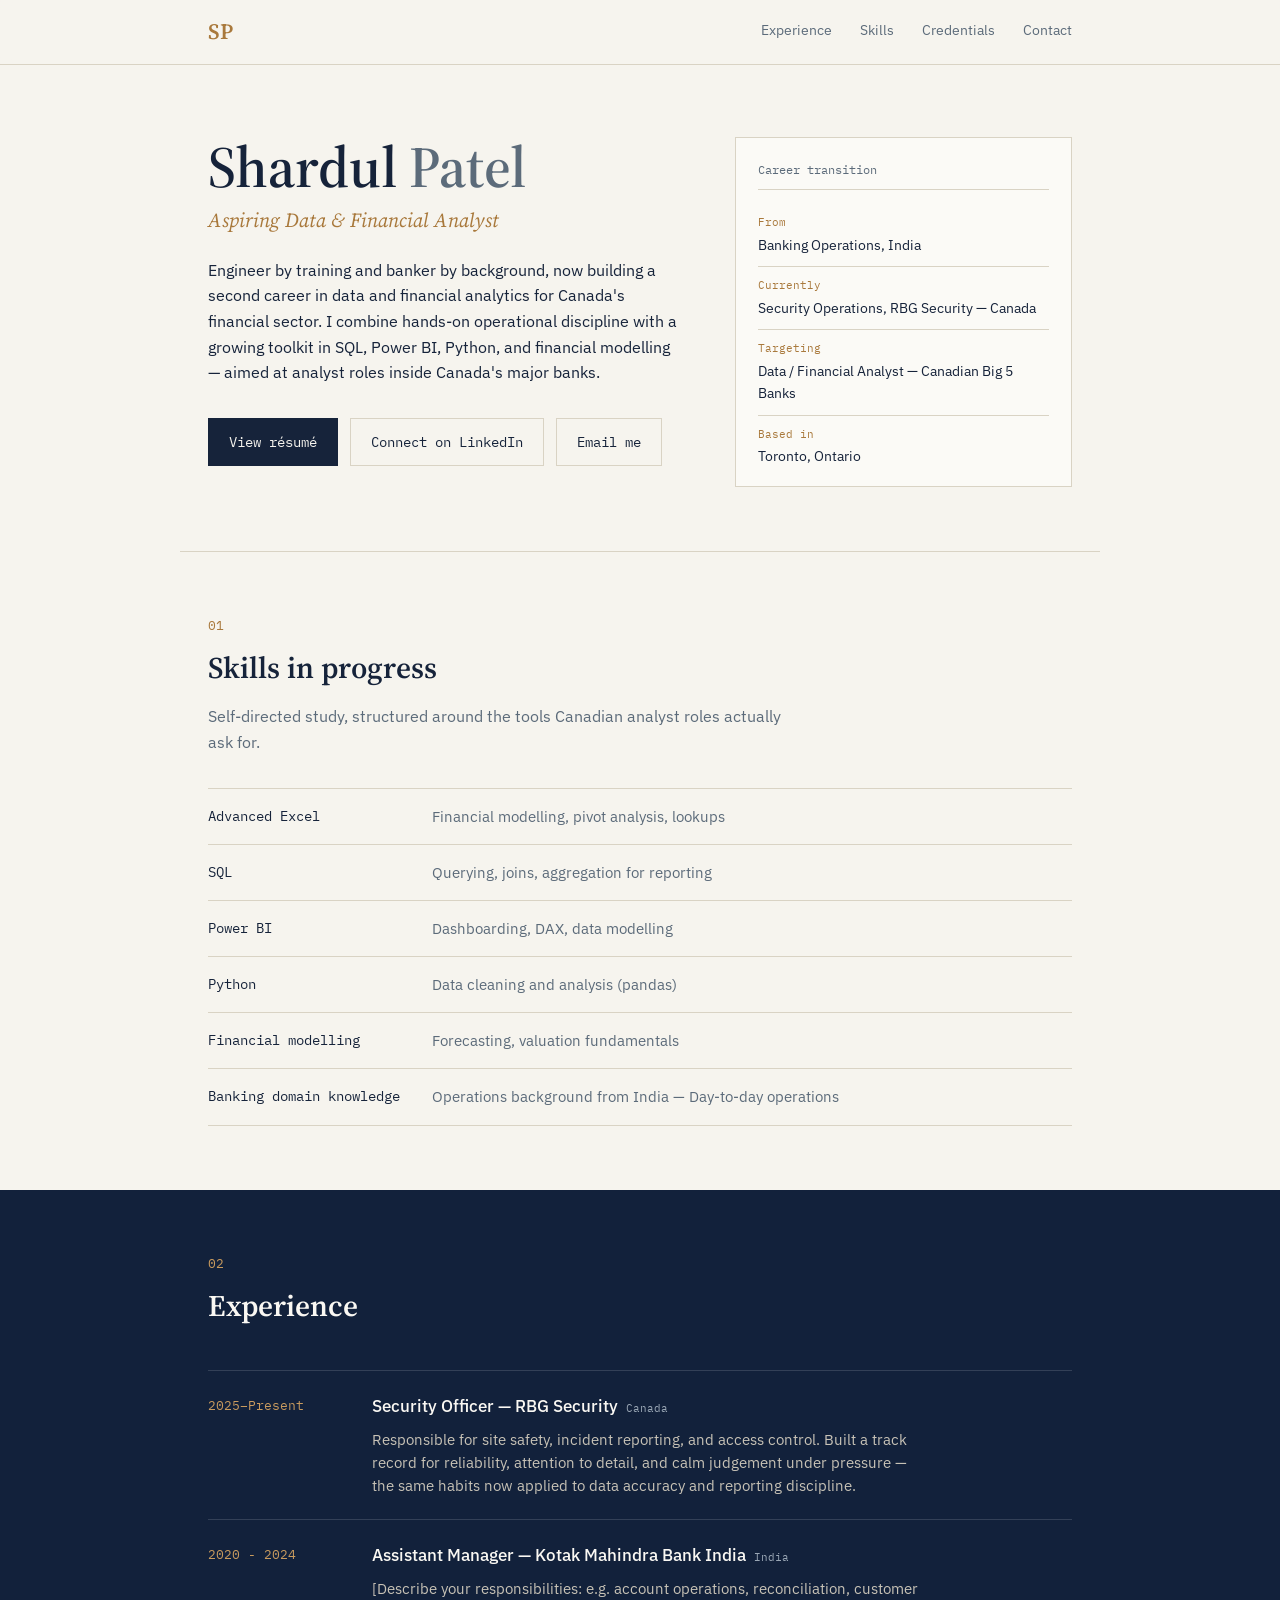
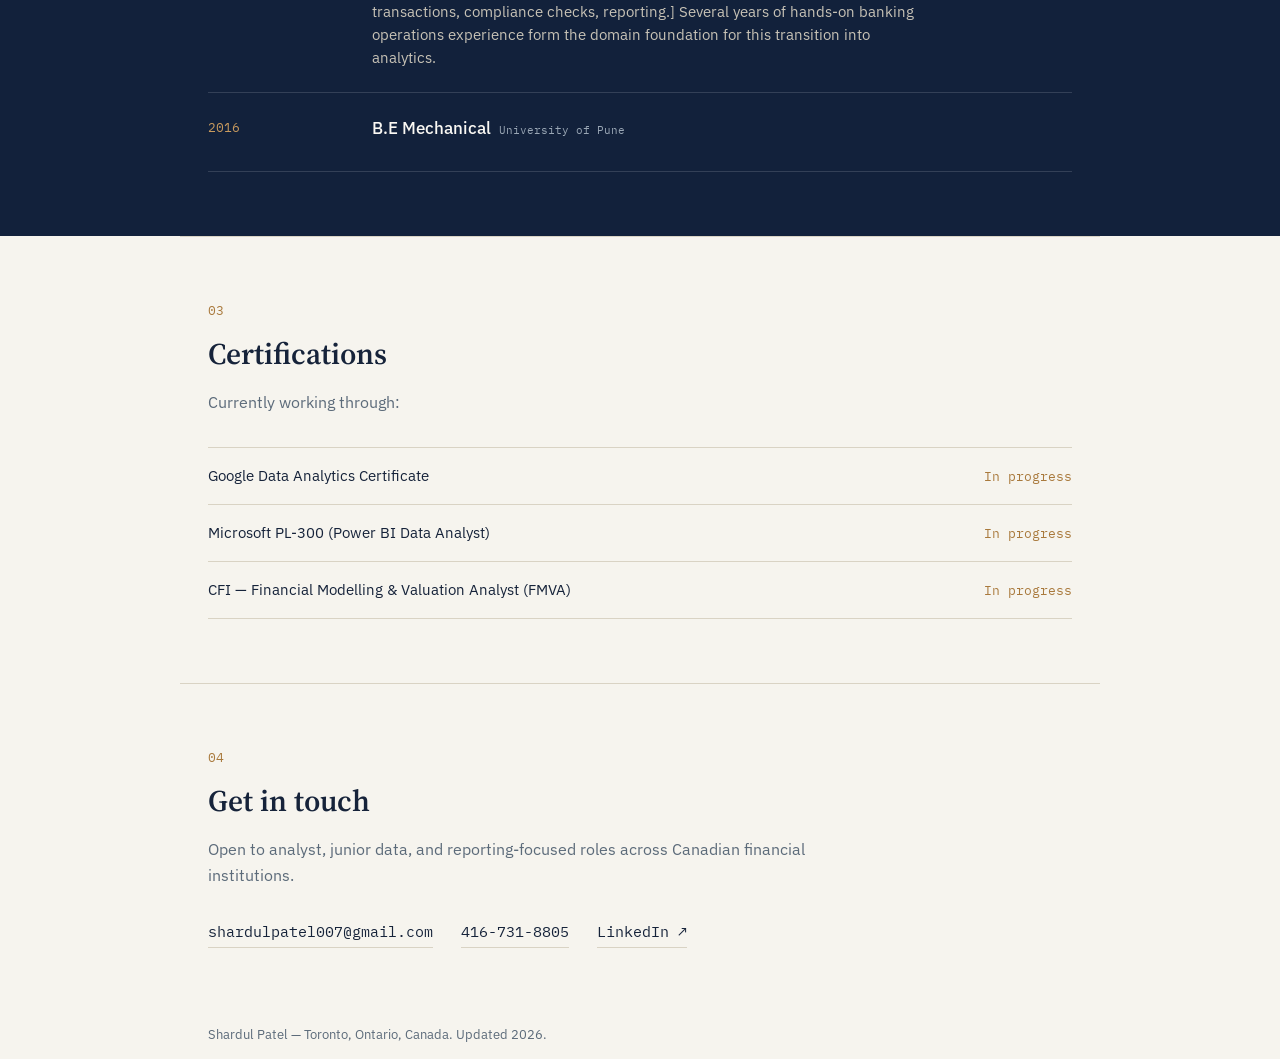
<file: SP Prac/Index.html>
<!DOCTYPE html>
<html lang="en">
<head>
<meta charset="UTF-8">
<meta name="viewport" content="width=device-width, initial-scale=1.0">
<title>Shardul — Aspiring Data &amp; Financial Analyst</title>
<link rel="preconnect" href="https://fonts.googleapis.com">
<link rel="preconnect" href="https://fonts.gstatic.com" crossorigin>
<link href="https://fonts.googleapis.com/css2?family=Source+Serif+4:opsz,wght@8..60,400;8..60,600&family=IBM+Plex+Sans:wght@400;500&family=IBM+Plex+Mono:wght@400;500&display=swap" rel="stylesheet">
<link rel="stylesheet" href="Style.css">
</head>
<body>

  <header class="masthead">
    <div class="wrap">
      <span class="mark">SP</span>
      <nav>
        <a href="#work">Experience</a>
        <a href="#skills">Skills</a>
        <a href="#credentials">Credentials</a>
        <a href="#contact">Contact</a>
      </nav>
    </div>
  </header>

  <main>

    <!-- HERO -->
    <section class="hero wrap">
      <div class="hero-main">
        <h1>Shardul <span class="surname">Patel</span></h1>
        <p class="role">Aspiring Data &amp; Financial Analyst</p>
        <p class="summary">
          Engineer by training and banker by background, now building a second career
          in data and financial analytics for Canada's financial sector. I combine
          hands-on operational discipline with a growing toolkit in SQL, Power BI,
          Python, and financial modelling — aimed at analyst roles inside Canada's
          major banks.
        </p>
        <div class="cta-row">
          <a class="btn btn-primary" href='Shardul Patel Resume.pdf' target="_blank" rel="noopener">View résumé</a>
          <a class="btn btn-ghost" href="https://www.linkedin.com/in/shardul-patel04/" target="_blank" rel="noopener">Connect on LinkedIn</a>
          <a class="btn btn-ghost" href="mailto:shardulpatel007@gmail.com">Email me</a>
        </div>
      </div>

      <aside class="hero-ledger">
        <p class="ledger-title">Career transition</p>
        <div class="ledger-row">
          <span class="ledger-label">From</span>
          <span class="ledger-value">Banking Operations, India</span>
        </div>
        <div class="ledger-row">
          <span class="ledger-label">Currently</span>
          <span class="ledger-value">Security Operations, RBG Security — Canada</span>
        </div>
        <div class="ledger-row">
          <span class="ledger-label">Targeting</span>
          <span class="ledger-value">Data / Financial Analyst — Canadian Big 5 Banks</span>
        </div>
        <div class="ledger-row">
          <span class="ledger-label">Based in</span>
          <span class="ledger-value">Toronto, Ontario</span>
        </div>
      </aside>
    </section>

    <!-- SKILLS -->
    <section id="skills" class="section wrap">
      <p class="section-num">01</p>
      <h2>Skills in progress</h2>
      <p class="section-intro">
        Self-directed study, structured around the tools Canadian analyst roles
        actually ask for.
      </p>

      <div class="skill-table">
        <div class="skill-row">
          <span class="skill-name">Advanced Excel</span>
          <span class="skill-note">Financial modelling, pivot analysis, lookups</span>
        </div>
        <div class="skill-row">
          <span class="skill-name">SQL</span>
          <span class="skill-note">Querying, joins, aggregation for reporting</span>
        </div>
        <div class="skill-row">
          <span class="skill-name">Power BI</span>
          <span class="skill-note">Dashboarding, DAX, data modelling</span>
        </div>
        <div class="skill-row">
          <span class="skill-name">Python</span>
          <span class="skill-note">Data cleaning and analysis (pandas)</span>
        </div>
        <div class="skill-row">
          <span class="skill-name">Financial modelling</span>
          <span class="skill-note">Forecasting, valuation fundamentals</span>
        </div>
        <div class="skill-row">
          <span class="skill-name">Banking domain knowledge</span>
          <span class="skill-note">Operations background from India — Day-to-day operations</span>
        </div>
      </div>
    </section>

    <!-- EXPERIENCE -->
    <section id="work" class="section-dark">
      <div class="wrap">
        <p class="section-num light">02</p>
        <h2 class="light">Experience</h2>

        <div class="entry">
          <div class="entry-date">2025–Present</div>
          <div class="entry-body">
            <h3>Security Officer — RBG Security <span class="tag">Canada</span></h3>
            <p>
              Responsible for site safety, incident reporting, and access control.
              Built a track record for reliability, attention to detail, and calm
              judgement under pressure — the same habits now applied to data accuracy
              and reporting discipline.
            </p>
          </div>
        </div>

        <div class="entry">
          <div class="entry-date">2020 - 2024</div>
          <div class="entry-body">
            <h3>Assistant Manager — Kotak Mahindra Bank India <span class="tag">India</span></h3>
            <p>
              [Describe your responsibilities: e.g. account operations, reconciliation,
              customer transactions, compliance checks, reporting.] Several years of
              hands-on banking operations experience form the domain foundation for
              this transition into analytics.
            </p>
          </div>
        </div>

        <div class="entry">
          <div class="entry-date">2016</div>
          <div class="entry-body">
            <h3>B.E Mechanical <span class="tag">University of Pune</span></h3>
            <p></p>
          </div>
        </div>
    </div>
    </section>

    <!-- CREDENTIALS -->
    <section id="credentials" class="section wrap">
      <p class="section-num">03</p>
      <h2>Certifications</h2>
      <p class="section-intro">Currently working through:</p>
      <ul class="cred-list">
        <li>
          <span class="cred-name">Google Data Analytics Certificate</span>
          <span class="cred-status">In progress</span>
        </li>
        <li>
          <span class="cred-name">Microsoft PL-300 (Power BI Data Analyst)</span>
          <span class="cred-status">In progress</span>
        </li>
        <li>
          <span class="cred-name">CFI — Financial Modelling &amp; Valuation Analyst (FMVA)</span>
          <span class="cred-status">In progress</span>
        </li>
      </ul>
    </section>

    <!-- CONTACT -->
    <section id="contact" class="section wrap contact">
      <p class="section-num">04</p>
      <h2>Get in touch</h2>
      <p class="section-intro">
        Open to analyst, junior data, and reporting-focused roles across
        Canadian financial institutions.
      </p>
      <div class="contact-row">
        <a href="mailto:shardulpatel007@gmail.com">shardulpatel007@gmail.com</a>
        <a href="tel:416-731-8805">416-731-8805</a>
        <a href="https://www.linkedin.com/in/[your-linkedin-handle]" target="_blank" rel="noopener">LinkedIn ↗</a>
      </div>
    </section>

  </main>

  <footer class="wrap">
    <p>Shardul Patel — Toronto, Ontario, Canada. Updated <span id="year"></span>.</p>
  </footer>

  <script>
    document.getElementById('year').textContent = new Date().getFullYear();
  </script>

</body>
</html>
</file>
<file: SP Prac/Style.css>
/* ---------- Tokens ---------- */
:root {
  --paper: #F6F4EE;
  --ink: #16233A;
  --ink-panel: #12213B;
  --slate: #5C6B7A;
  --rule: #D9D3C4;
  --rule-dark: rgba(255,255,255,0.14);
  --brass: #A9793C;
  --brass-light: #C99B5E;

  --serif: "Source Serif 4", Georgia, serif;
  --sans: "IBM Plex Sans", -apple-system, Segoe UI, Roboto, sans-serif;
  --mono: "IBM Plex Mono", "SFMono-Regular", Consolas, monospace;
}

* { box-sizing: border-box; }

html { scroll-behavior: smooth; }

body {
  margin: 0;
  background: var(--paper);
  color: var(--ink);
  font-family: var(--sans);
  font-size: 16px;
  line-height: 1.6;
  -webkit-font-smoothing: antialiased;
}

@media (prefers-reduced-motion: reduce) {
  html { scroll-behavior: auto; }
}

.wrap {
  max-width: 920px;
  margin: 0 auto;
  padding: 0 28px;
}

a {
  color: inherit;
}

a:focus-visible,
button:focus-visible {
  outline: 2px solid var(--brass);
  outline-offset: 3px;
}

/* ---------- Masthead ---------- */
.masthead {
  border-bottom: 1px solid var(--rule);
  position: sticky;
  top: 0;
  background: rgba(246, 244, 238, 0.92);
  backdrop-filter: blur(6px);
  z-index: 10;
}

.masthead .wrap {
  display: flex;
  align-items: center;
  justify-content: space-between;
  height: 64px;
}

.mark {
  font-family: var(--serif);
  font-weight: 600;
  font-size: 22px;
  color: var(--brass);
}

.masthead nav {
  display: flex;
  gap: 28px;
}

.masthead nav a {
  text-decoration: none;
  font-size: 14px;
  color: var(--slate);
  border-bottom: 1px solid transparent;
  padding-bottom: 3px;
  transition: color 0.15s ease, border-color 0.15s ease;
}

.masthead nav a:hover {
  color: var(--ink);
  border-color: var(--brass);
}

/* ---------- Hero ---------- */
.hero {
  display: grid;
  grid-template-columns: 1.4fr 1fr;
  gap: 56px;
  padding: 72px 28px 64px;
  align-items: start;
}

.eyebrow {
  font-family: var(--mono);
  font-size: 13px;
  color: var(--brass);
  letter-spacing: 0.02em;
  margin: 0 0 14px;
}

.hero h1 {
  font-family: var(--serif);
  font-weight: 600;
  font-size: clamp(40px, 5.5vw, 58px);
  line-height: 1.05;
  margin: 0 0 6px;
}

.surname {
  color: var(--slate);
}

.role {
  font-family: var(--serif);
  font-style: italic;
  font-size: 20px;
  color: var(--brass);
  margin: 0 0 22px;
}

.summary {
  max-width: 52ch;
  color: var(--ink);
  font-size: 16px;
  margin: 0 0 32px;
}

.cta-row {
  display: flex;
  flex-wrap: wrap;
  gap: 12px;
}

.btn {
  display: inline-block;
  text-decoration: none;
  font-family: var(--mono);
  font-size: 14px;
  padding: 12px 20px;
  border: 1px solid var(--ink);
  transition: background 0.15s ease, color 0.15s ease, border-color 0.15s ease;
}

.btn-primary {
  background: var(--ink);
  color: var(--paper);
}

.btn-primary:hover {
  background: var(--brass);
  border-color: var(--brass);
}

.btn-ghost {
  background: transparent;
  color: var(--ink);
  border-color: var(--rule);
}

.btn-ghost:hover {
  border-color: var(--ink);
}

/* Hero ledger card */
.hero-ledger {
  border: 1px solid var(--rule);
  padding: 22px 22px 8px;
  background: #FBFAF6;
}

.ledger-title {
  font-family: var(--mono);
  font-size: 12px;
  text-transform: none;
  color: var(--slate);
  margin: 0 0 14px;
  padding-bottom: 10px;
  border-bottom: 1px solid var(--rule);
}

.ledger-row {
  display: flex;
  flex-direction: column;
  gap: 2px;
  padding: 10px 0;
  border-bottom: 1px solid var(--rule);
}

.ledger-row:last-child {
  border-bottom: none;
}

.ledger-label {
  font-family: var(--mono);
  font-size: 11px;
  color: var(--brass);
}

.ledger-value {
  font-size: 14px;
  color: var(--ink);
}

/* ---------- Sections (light) ---------- */
.section {
  padding: 64px 28px;
  border-top: 1px solid var(--rule);
}

.section-num {
  font-family: var(--mono);
  font-size: 13px;
  color: var(--brass);
  margin: 0 0 8px;
}

.section-num.light {
  color: var(--brass-light);
}

.section h2 {
  font-family: var(--serif);
  font-weight: 600;
  font-size: 30px;
  margin: 0 0 12px;
}

.section-intro {
  color: var(--slate);
  max-width: 60ch;
  margin: 0 0 32px;
}

/* Skills table */
.skill-table {
  border-top: 1px solid var(--rule);
}

.skill-row {
  display: grid;
  grid-template-columns: 200px 1fr;
  gap: 24px;
  padding: 16px 0;
  border-bottom: 1px solid var(--rule);
}

.skill-name {
  font-family: var(--mono);
  font-size: 14px;
  color: var(--ink);
}

.skill-note {
  color: var(--slate);
  font-size: 14.5px;
}

/* ---------- Experience (dark band) ---------- */
.section-dark {
  background: var(--ink-panel);
  color: #EDEAE1;
  padding: 64px 0;
}

.section-dark h2.light {
  font-family: var(--serif);
  font-weight: 600;
  font-size: 30px;
  color: #FAF8F3;
  margin: 0 0 40px;
}

.entry {
  display: grid;
  grid-template-columns: 140px 1fr;
  gap: 24px;
  padding: 22px 0;
  border-top: 1px solid var(--rule-dark);
}

.entry:last-child {
  border-bottom: 1px solid var(--rule-dark);
}

.entry-date {
  font-family: var(--mono);
  font-size: 13px;
  color: var(--brass-light);
  padding-top: 3px;
}

.entry-body h3 {
  font-family: var(--sans);
  font-weight: 500;
  font-size: 16.5px;
  margin: 0 0 8px;
  color: #FAF8F3;
}

.tag {
  font-family: var(--mono);
  font-size: 11px;
  color: #9AA7B5;
  font-weight: 400;
  margin-left: 4px;
}

.entry-body p {
  margin: 0;
  color: #C7C2B6;
  font-size: 14.5px;
  max-width: 62ch;
}

/* ---------- Credentials ---------- */
.cred-list {
  list-style: none;
  margin: 0;
  padding: 0;
  border-top: 1px solid var(--rule);
}

.cred-list li {
  display: flex;
  justify-content: space-between;
  align-items: baseline;
  gap: 16px;
  padding: 16px 0;
  border-bottom: 1px solid var(--rule);
}

.cred-name {
  font-size: 15px;
}

.cred-status {
  font-family: var(--mono);
  font-size: 12.5px;
  color: var(--brass);
  white-space: nowrap;
}

/* ---------- Contact ---------- */
.contact-row {
  display: flex;
  flex-wrap: wrap;
  gap: 28px;
  font-family: var(--mono);
  font-size: 15px;
}

.contact-row a {
  text-decoration: none;
  border-bottom: 1px solid var(--rule);
  padding-bottom: 3px;
}

.contact-row a:hover {
  border-color: var(--brass);
  color: var(--brass);
}

/* ---------- Footer ---------- */
footer {
  padding: 32px 28px 48px;
  color: var(--slate);
  font-size: 13px;
}

/* ---------- Responsive ---------- */
@media (max-width: 760px) {
  .hero {
    grid-template-columns: 1fr;
    padding-top: 48px;
  }
  .skill-row,
  .entry {
    grid-template-columns: 1fr;
    gap: 6px;
  }
  .masthead nav {
    gap: 16px;
  }
  .masthead nav a {
    font-size: 13px;
  }
}
</file>
